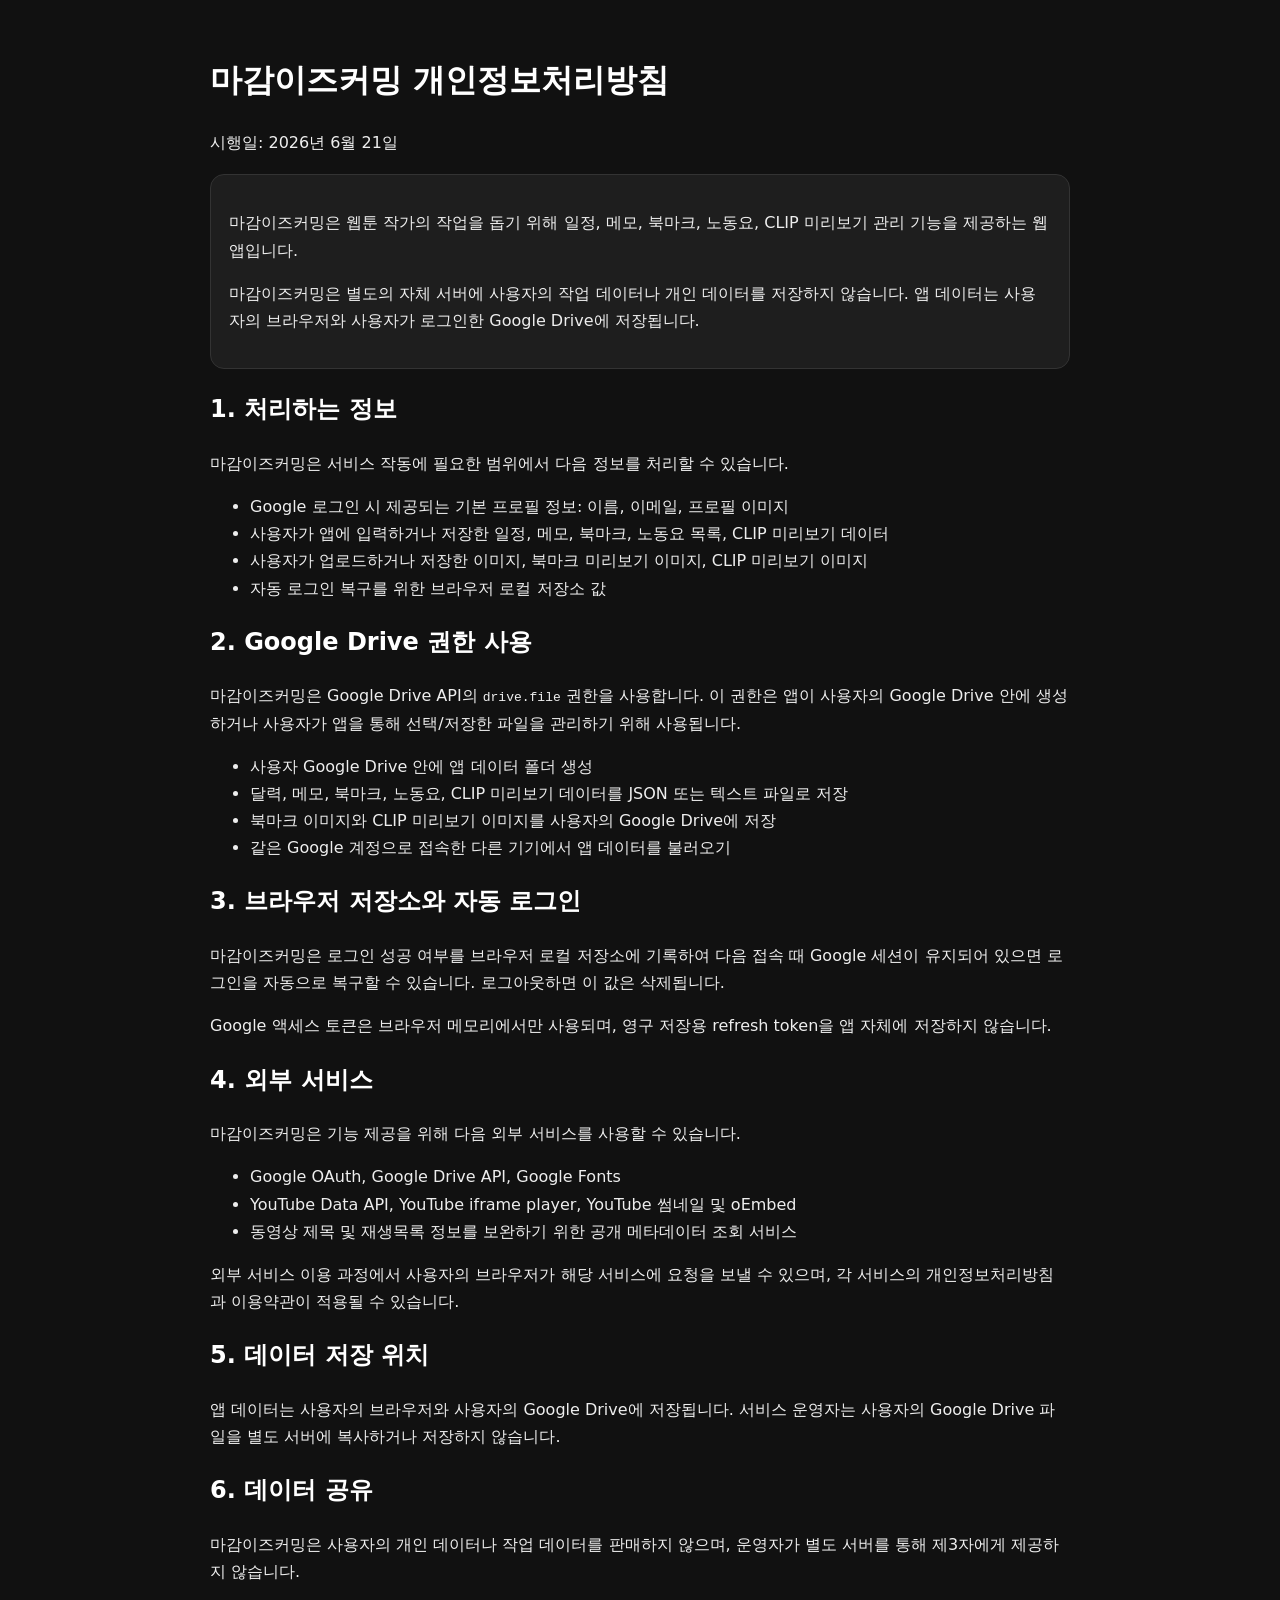
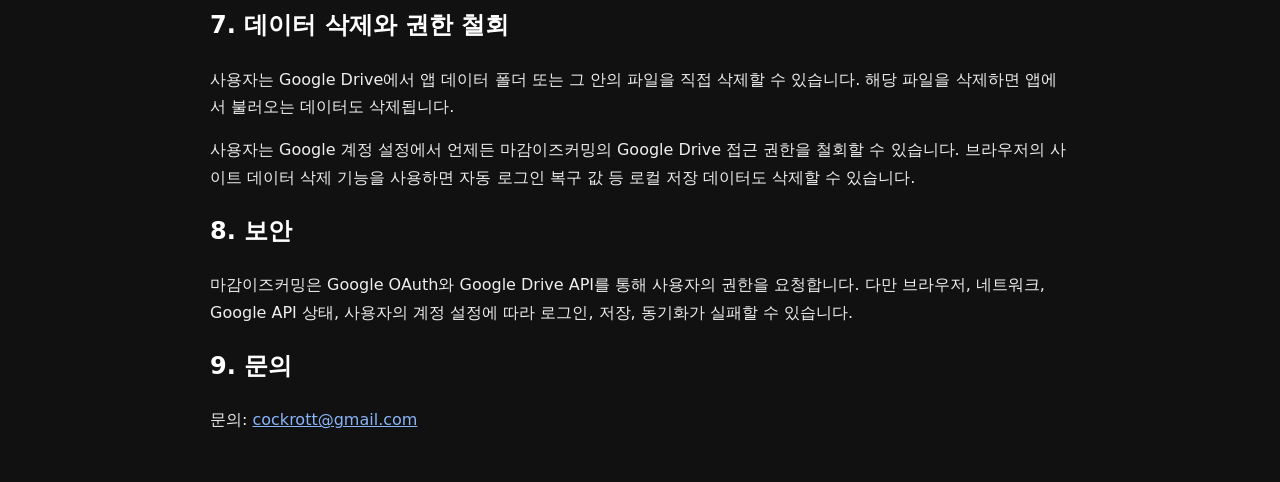
<file: privacy.html>
<!doctype html>
<html lang="ko">
<head>
<meta charset="UTF-8">
<meta name="viewport" content="width=device-width, initial-scale=1.0">
<title>마감이즈커밍 개인정보처리방침</title>
<style>
body{font-family:system-ui,-apple-system,BlinkMacSystemFont,"Noto Sans KR",sans-serif;line-height:1.7;max-width:860px;margin:0 auto;padding:32px;background:#111;color:#eee}
h1,h2{color:#fff} a{color:#8ab4f8}
.box{background:#1e1e1e;border:1px solid #333;border-radius:14px;padding:18px;margin:18px 0}
</style>
</head>
<body>
<h1>마감이즈커밍 개인정보처리방침</h1>
<p>시행일: 2026년 6월 21일</p>

<div class="box">
<p>마감이즈커밍은 웹툰 작가의 작업을 돕기 위해 일정, 메모, 북마크, 노동요, CLIP 미리보기 관리 기능을 제공하는 웹앱입니다.</p>
<p>마감이즈커밍은 별도의 자체 서버에 사용자의 작업 데이터나 개인 데이터를 저장하지 않습니다. 앱 데이터는 사용자의 브라우저와 사용자가 로그인한 Google Drive에 저장됩니다.</p>
</div>

<h2>1. 처리하는 정보</h2>
<p>마감이즈커밍은 서비스 작동에 필요한 범위에서 다음 정보를 처리할 수 있습니다.</p>
<ul>
<li>Google 로그인 시 제공되는 기본 프로필 정보: 이름, 이메일, 프로필 이미지</li>
<li>사용자가 앱에 입력하거나 저장한 일정, 메모, 북마크, 노동요 목록, CLIP 미리보기 데이터</li>
<li>사용자가 업로드하거나 저장한 이미지, 북마크 미리보기 이미지, CLIP 미리보기 이미지</li>
<li>자동 로그인 복구를 위한 브라우저 로컬 저장소 값</li>
</ul>

<h2>2. Google Drive 권한 사용</h2>
<p>마감이즈커밍은 Google Drive API의 <code>drive.file</code> 권한을 사용합니다. 이 권한은 앱이 사용자의 Google Drive 안에 생성하거나 사용자가 앱을 통해 선택/저장한 파일을 관리하기 위해 사용됩니다.</p>
<ul>
<li>사용자 Google Drive 안에 앱 데이터 폴더 생성</li>
<li>달력, 메모, 북마크, 노동요, CLIP 미리보기 데이터를 JSON 또는 텍스트 파일로 저장</li>
<li>북마크 이미지와 CLIP 미리보기 이미지를 사용자의 Google Drive에 저장</li>
<li>같은 Google 계정으로 접속한 다른 기기에서 앱 데이터를 불러오기</li>
</ul>

<h2>3. 브라우저 저장소와 자동 로그인</h2>
<p>마감이즈커밍은 로그인 성공 여부를 브라우저 로컬 저장소에 기록하여 다음 접속 때 Google 세션이 유지되어 있으면 로그인을 자동으로 복구할 수 있습니다. 로그아웃하면 이 값은 삭제됩니다.</p>
<p>Google 액세스 토큰은 브라우저 메모리에서만 사용되며, 영구 저장용 refresh token을 앱 자체에 저장하지 않습니다.</p>

<h2>4. 외부 서비스</h2>
<p>마감이즈커밍은 기능 제공을 위해 다음 외부 서비스를 사용할 수 있습니다.</p>
<ul>
<li>Google OAuth, Google Drive API, Google Fonts</li>
<li>YouTube Data API, YouTube iframe player, YouTube 썸네일 및 oEmbed</li>
<li>동영상 제목 및 재생목록 정보를 보완하기 위한 공개 메타데이터 조회 서비스</li>
</ul>
<p>외부 서비스 이용 과정에서 사용자의 브라우저가 해당 서비스에 요청을 보낼 수 있으며, 각 서비스의 개인정보처리방침과 이용약관이 적용될 수 있습니다.</p>

<h2>5. 데이터 저장 위치</h2>
<p>앱 데이터는 사용자의 브라우저와 사용자의 Google Drive에 저장됩니다. 서비스 운영자는 사용자의 Google Drive 파일을 별도 서버에 복사하거나 저장하지 않습니다.</p>

<h2>6. 데이터 공유</h2>
<p>마감이즈커밍은 사용자의 개인 데이터나 작업 데이터를 판매하지 않으며, 운영자가 별도 서버를 통해 제3자에게 제공하지 않습니다.</p>

<h2>7. 데이터 삭제와 권한 철회</h2>
<p>사용자는 Google Drive에서 앱 데이터 폴더 또는 그 안의 파일을 직접 삭제할 수 있습니다. 해당 파일을 삭제하면 앱에서 불러오는 데이터도 삭제됩니다.</p>
<p>사용자는 Google 계정 설정에서 언제든 마감이즈커밍의 Google Drive 접근 권한을 철회할 수 있습니다. 브라우저의 사이트 데이터 삭제 기능을 사용하면 자동 로그인 복구 값 등 로컬 저장 데이터도 삭제할 수 있습니다.</p>

<h2>8. 보안</h2>
<p>마감이즈커밍은 Google OAuth와 Google Drive API를 통해 사용자의 권한을 요청합니다. 다만 브라우저, 네트워크, Google API 상태, 사용자의 계정 설정에 따라 로그인, 저장, 동기화가 실패할 수 있습니다.</p>

<h2>9. 문의</h2>
<p>문의: <a href="mailto:cockrott@gmail.com">cockrott@gmail.com</a></p>
</body>
</html>
</file>
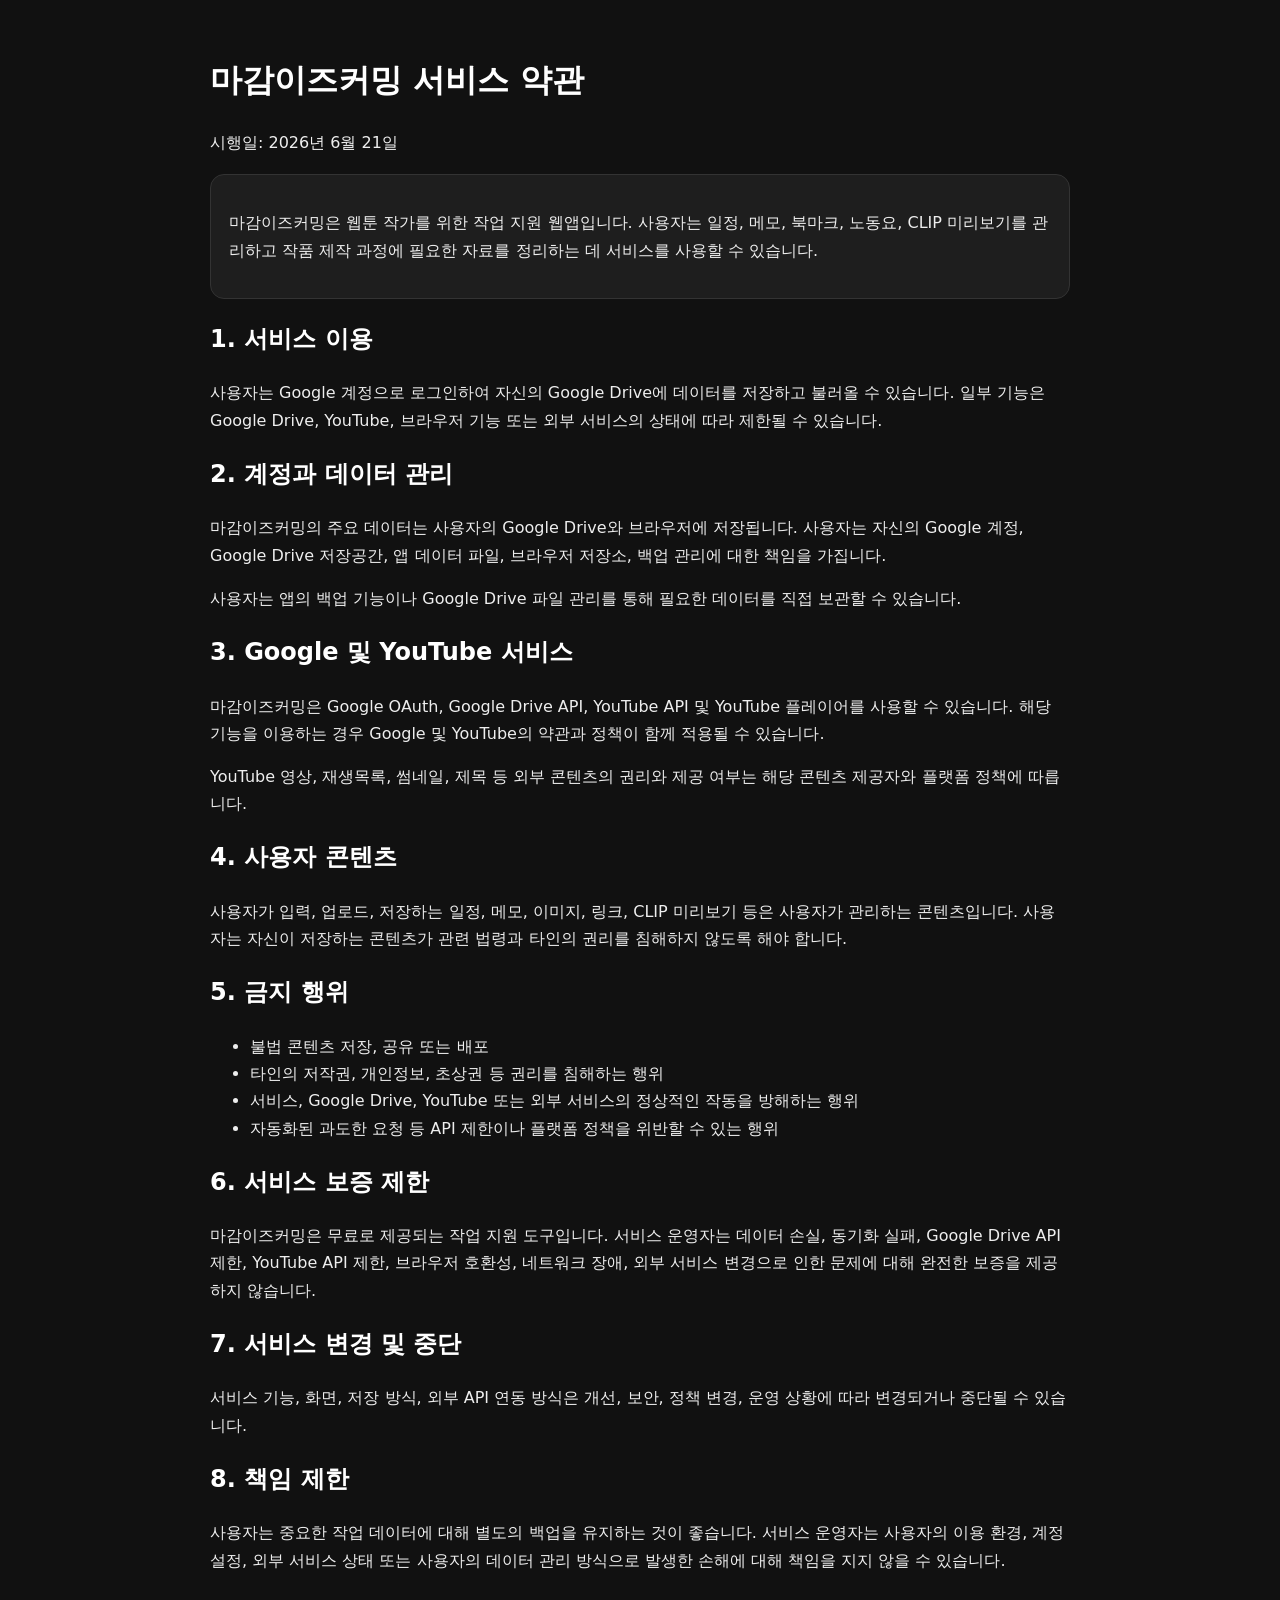
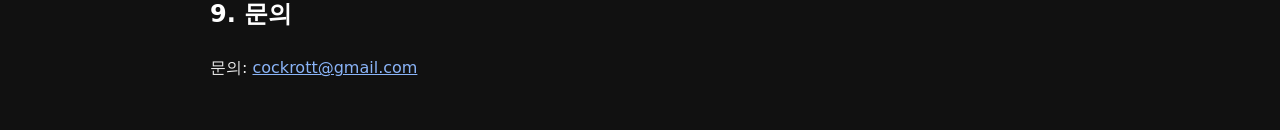
<file: terms.html>
<!doctype html>
<html lang="ko">
<head>
<meta charset="UTF-8">
<meta name="viewport" content="width=device-width, initial-scale=1.0">
<title>마감이즈커밍 서비스 약관</title>
<style>
body{font-family:system-ui,-apple-system,BlinkMacSystemFont,"Noto Sans KR",sans-serif;line-height:1.7;max-width:860px;margin:0 auto;padding:32px;background:#111;color:#eee}
h1,h2{color:#fff} a{color:#8ab4f8}
.box{background:#1e1e1e;border:1px solid #333;border-radius:14px;padding:18px;margin:18px 0}
</style>
</head>
<body>
<h1>마감이즈커밍 서비스 약관</h1>
<p>시행일: 2026년 6월 21일</p>

<div class="box">
<p>마감이즈커밍은 웹툰 작가를 위한 작업 지원 웹앱입니다. 사용자는 일정, 메모, 북마크, 노동요, CLIP 미리보기를 관리하고 작품 제작 과정에 필요한 자료를 정리하는 데 서비스를 사용할 수 있습니다.</p>
</div>

<h2>1. 서비스 이용</h2>
<p>사용자는 Google 계정으로 로그인하여 자신의 Google Drive에 데이터를 저장하고 불러올 수 있습니다. 일부 기능은 Google Drive, YouTube, 브라우저 기능 또는 외부 서비스의 상태에 따라 제한될 수 있습니다.</p>

<h2>2. 계정과 데이터 관리</h2>
<p>마감이즈커밍의 주요 데이터는 사용자의 Google Drive와 브라우저에 저장됩니다. 사용자는 자신의 Google 계정, Google Drive 저장공간, 앱 데이터 파일, 브라우저 저장소, 백업 관리에 대한 책임을 가집니다.</p>
<p>사용자는 앱의 백업 기능이나 Google Drive 파일 관리를 통해 필요한 데이터를 직접 보관할 수 있습니다.</p>

<h2>3. Google 및 YouTube 서비스</h2>
<p>마감이즈커밍은 Google OAuth, Google Drive API, YouTube API 및 YouTube 플레이어를 사용할 수 있습니다. 해당 기능을 이용하는 경우 Google 및 YouTube의 약관과 정책이 함께 적용될 수 있습니다.</p>
<p>YouTube 영상, 재생목록, 썸네일, 제목 등 외부 콘텐츠의 권리와 제공 여부는 해당 콘텐츠 제공자와 플랫폼 정책에 따릅니다.</p>

<h2>4. 사용자 콘텐츠</h2>
<p>사용자가 입력, 업로드, 저장하는 일정, 메모, 이미지, 링크, CLIP 미리보기 등은 사용자가 관리하는 콘텐츠입니다. 사용자는 자신이 저장하는 콘텐츠가 관련 법령과 타인의 권리를 침해하지 않도록 해야 합니다.</p>

<h2>5. 금지 행위</h2>
<ul>
<li>불법 콘텐츠 저장, 공유 또는 배포</li>
<li>타인의 저작권, 개인정보, 초상권 등 권리를 침해하는 행위</li>
<li>서비스, Google Drive, YouTube 또는 외부 서비스의 정상적인 작동을 방해하는 행위</li>
<li>자동화된 과도한 요청 등 API 제한이나 플랫폼 정책을 위반할 수 있는 행위</li>
</ul>

<h2>6. 서비스 보증 제한</h2>
<p>마감이즈커밍은 무료로 제공되는 작업 지원 도구입니다. 서비스 운영자는 데이터 손실, 동기화 실패, Google Drive API 제한, YouTube API 제한, 브라우저 호환성, 네트워크 장애, 외부 서비스 변경으로 인한 문제에 대해 완전한 보증을 제공하지 않습니다.</p>

<h2>7. 서비스 변경 및 중단</h2>
<p>서비스 기능, 화면, 저장 방식, 외부 API 연동 방식은 개선, 보안, 정책 변경, 운영 상황에 따라 변경되거나 중단될 수 있습니다.</p>

<h2>8. 책임 제한</h2>
<p>사용자는 중요한 작업 데이터에 대해 별도의 백업을 유지하는 것이 좋습니다. 서비스 운영자는 사용자의 이용 환경, 계정 설정, 외부 서비스 상태 또는 사용자의 데이터 관리 방식으로 발생한 손해에 대해 책임을 지지 않을 수 있습니다.</p>

<h2>9. 문의</h2>
<p>문의: <a href="mailto:cockrott@gmail.com">cockrott@gmail.com</a></p>
</body>
</html>
</file>
